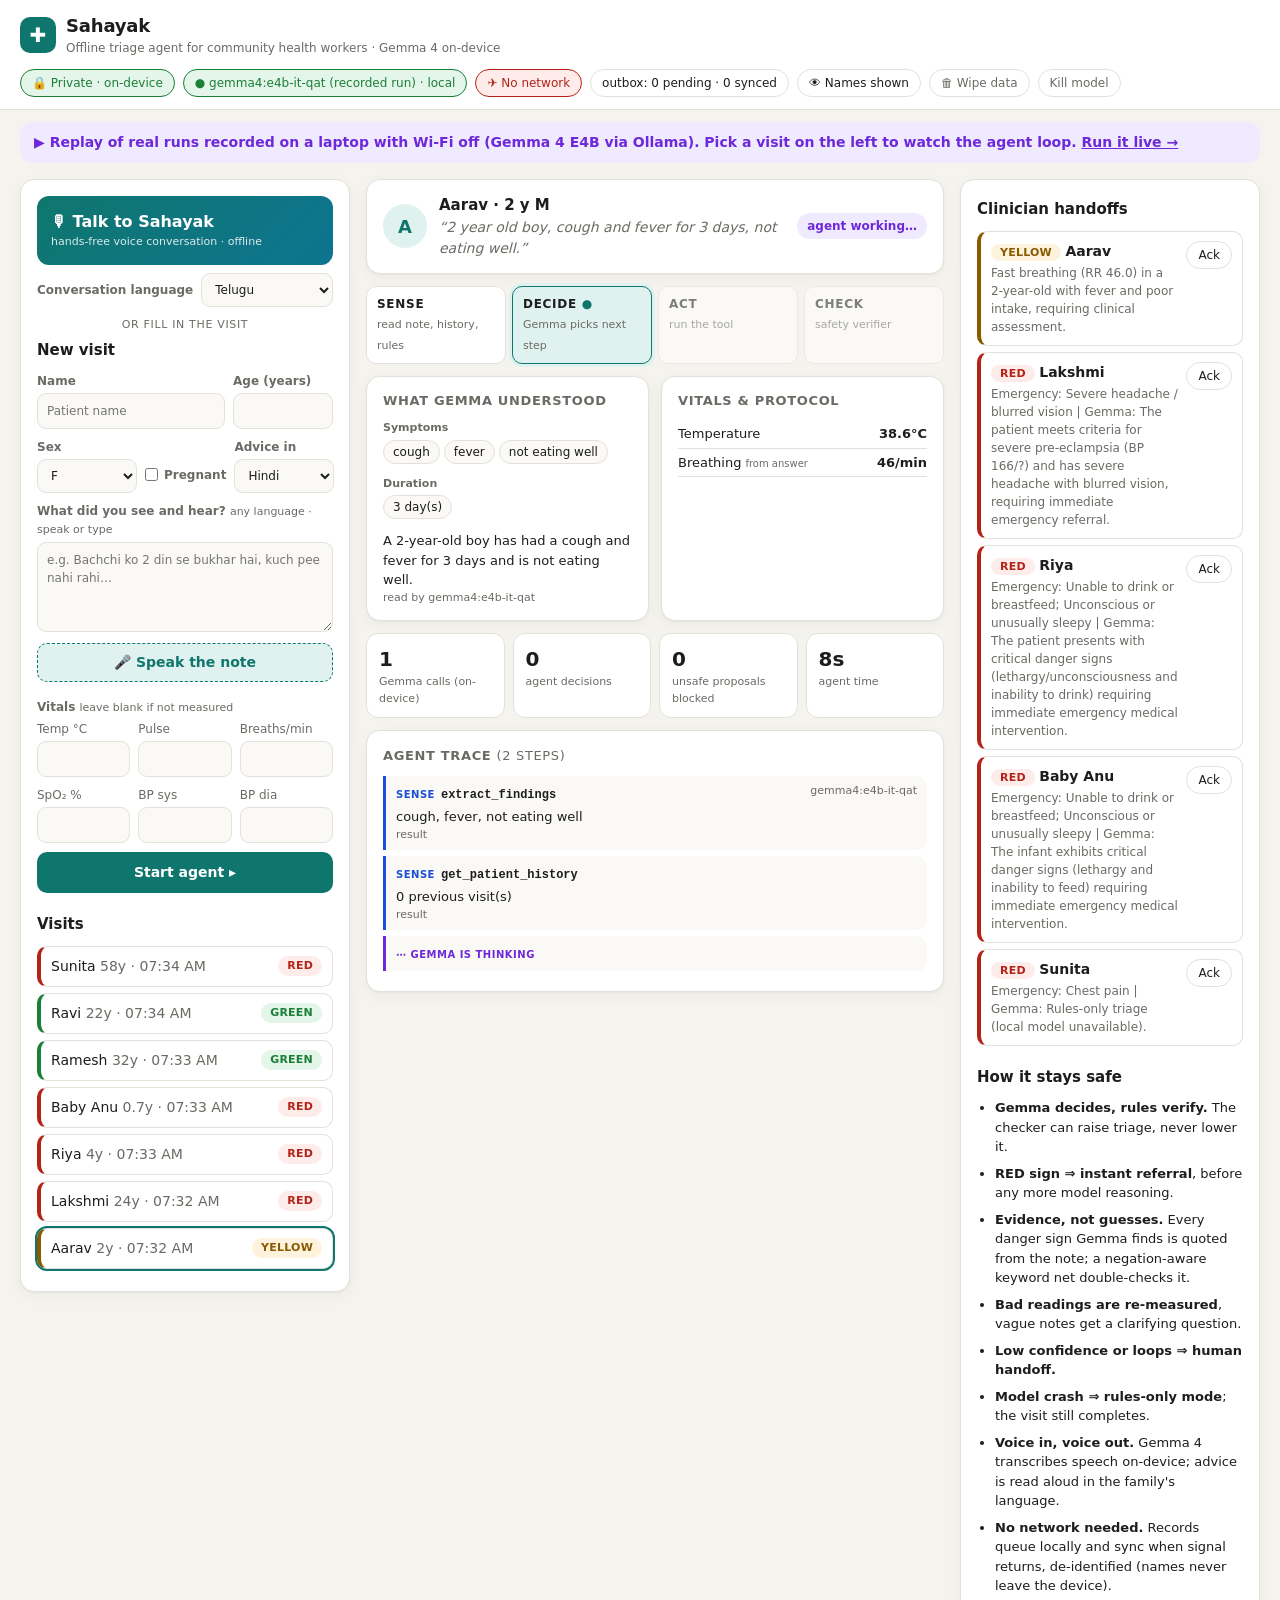
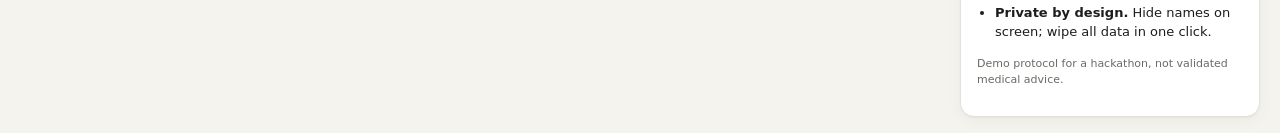
<file: docs/index.html>
<!doctype html>
<!--
  Sahayak UI: one page for the health worker.
  Left: start a visit (demo presets, voice or typed note, vitals) and the visit list.
  Middle: the selected visit: live loop phase tracker, the agent's question,
  the triage result with local-language advice, what Gemma understood
  (findings, evidence, vitals), visit stats and the full step-by-step trace.
  Right: the clinician handoff queue and the safety design.
  No external assets: everything works fully offline.
-->
<html lang="en">
<head>
<meta charset="utf-8">
<meta name="viewport" content="width=device-width, initial-scale=1">
<title>Sahayak · Offline Triage Agent</title>
<link rel="stylesheet" href="style.css">
</head>
<body>
<header>
  <div class="brand">
    <span class="logo">✚</span>
    <div><div class="name">Sahayak</div><div class="tag">Offline triage agent for community health workers · Gemma 4 on-device</div></div>
  </div>
  <div class="pills">
    <span class="pill ok" title="The agent, the model and all patient data stay on this device">🔒 Private · on-device</span>
    <span id="modelPill" class="pill">model …</span>
    <button id="netBtn" class="pill toggle" title="Simulate connectivity">Offline</button>
    <span id="syncPill" class="pill">outbox …</span>
    <button id="privacyBtn" class="pill toggle" title="Show only initials on screen">👁 Names shown</button>
    <button id="wipeBtn" class="pill toggle ghost" title="Permanently delete all patient data on this device">🗑 Wipe data</button>
    <button id="modelBtn" class="pill toggle ghost" title="Simulate the local model crashing">Kill model</button>
  </div>
</header>

<main>
  <section class="col left">
    <button id="convoBtn" class="talk">🎙 Talk to Sahayak<small>hands-free voice conversation · offline</small></button>
    <label class="convo-pick">Conversation language
      <select id="convoLang"><option>Telugu</option><option>Hindi</option><option>English</option></select></label>
    <div class="or">or fill in the visit</div>
    <h2>New visit</h2>
    <form id="visitForm">
      <div class="row">
        <label>Name<input name="name" required placeholder="Patient name"></label>
        <label class="sm">Age (years)<input name="age_years" type="number" step="0.01" min="0" required></label>
      </div>
      <div class="row">
        <label class="sm">Sex<select name="sex"><option value="F">F</option><option value="M">M</option><option value="O">Other</option></select></label>
        <label class="chk"><input type="checkbox" name="pregnant"> Pregnant</label>
        <label class="sm">Advice in<select name="language"><option>Hindi</option><option>Telugu</option><option>English</option></select></label>
      </div>
      <label>What did you see and hear? <span class="hint">any language · speak or type</span>
        <textarea name="note" rows="4" required placeholder="e.g. Bachchi ko 2 din se bukhar hai, kuch pee nahi rahi…"></textarea></label>
      <button type="button" id="noteMic" class="mic">🎤 Speak the note</button>
      <div class="vlabel">Vitals <span class="hint">leave blank if not measured</span></div>
      <div class="vitals">
        <label>Temp °C<input name="temp_c" type="number" step="0.1"></label>
        <label>Pulse<input name="hr" type="number"></label>
        <label>Breaths/min<input name="rr" type="number"></label>
        <label>SpO₂ %<input name="spo2" type="number"></label>
        <label>BP sys<input name="sbp" type="number"></label>
        <label>BP dia<input name="dbp" type="number"></label>
      </div>
      <input type="hidden" name="patient_id">
      <button type="submit" class="primary">Start agent ▸</button>
    </form>
    <h2 class="mt">Visits</h2>
    <ul id="visits" class="list"></ul>
  </section>

  <section class="col mid">
    <div id="empty" class="empty">
      <div class="empty-icon">✚</div>
      <div class="empty-title">Start a visit</div>
      <div>Gemma 4 reads the note, the protocol checks it, and the agent asks, advises or hands off. All on this device, even with no network.</div>
    </div>
    <div id="detail" hidden>
      <div class="patient">
        <div class="avatar" id="dAvatar"></div>
        <div class="pinfo"><h2 id="dTitle"></h2><div id="dSub" class="note"></div></div>
        <span id="dStatus" class="status"></span>
      </div>

      <ol id="phases" class="phases">
        <li data-p="sense"><b>Sense</b><span>read note, history, rules</span></li>
        <li data-p="decide"><b>Decide</b><span>Gemma picks next step</span></li>
        <li data-p="act"><b>Act</b><span>run the tool</span></li>
        <li data-p="check"><b>Check</b><span>safety verifier</span></li>
      </ol>

      <div id="question" class="question" hidden>
        <div class="qlabel">🙋 The agent needs your input</div>
        <div id="qText"></div>
        <form id="answerForm"><input name="answer" autocomplete="off" required placeholder="Type or speak the answer…"><button type="button" id="answerMic" class="mic">🎤</button><button class="primary">Send</button></form>
      </div>

      <div id="plan" class="plan" hidden></div>

      <div class="grid2">
        <div class="card">
          <h3>What Gemma understood</h3>
          <div id="findings" class="findings"><span class="muted">Reading the note…</span></div>
        </div>
        <div class="card">
          <h3>Vitals & protocol</h3>
          <div id="vitals"></div>
        </div>
      </div>

      <div id="stats" class="stats"></div>

      <details id="traceBox" class="card tracebox" open>
        <summary><h3>Agent trace <span class="muted" id="traceCount"></span></h3></summary>
        <ol id="trace" class="trace"></ol>
      </details>
    </div>
  </section>

  <section class="col right">
    <h2>Clinician handoffs</h2>
    <ul id="handoffs" class="list handoffs"></ul>
    <h2 class="mt">How it stays safe</h2>
    <ul class="notes">
      <li><b>Gemma decides, rules verify.</b> The checker can raise triage, never lower it.</li>
      <li><b>RED sign ⇒ instant referral</b>, before any more model reasoning.</li>
      <li><b>Evidence, not guesses.</b> Every danger sign Gemma finds is quoted from the note; a negation-aware keyword net double-checks it.</li>
      <li><b>Bad readings are re-measured</b>, vague notes get a clarifying question.</li>
      <li><b>Low confidence or loops ⇒ human handoff.</b></li>
      <li><b>Model crash ⇒ rules-only mode</b>; the visit still completes.</li>
      <li><b>Voice in, voice out.</b> Gemma 4 transcribes speech on-device; advice is read aloud in the family's language.</li>
      <li><b>No network needed.</b> Records queue locally and sync when signal returns, de-identified (names never leave the device).</li>
      <li><b>Private by design.</b> Hide names on screen; wipe all data in one click.</li>
    </ul>
    <p class="disclaimer">Demo protocol for a hackathon, not validated medical advice.</p>
  </section>
</main>
<div id="convo" class="convo" hidden>
  <div class="convo-head">
    <div class="orb idle" id="convoOrb"></div>
    <div class="convo-title"><b>Talk to Sahayak</b><div id="convoState" class="hint">Starting…</div></div>
    <span id="convoLangBadge" class="badge"></span>
    <button id="convoEnd" class="pill toggle">End</button>
  </div>
  <div id="convoLog" class="convo-log"></div>
</div>
<script src="voice.js"></script>
<script>window.SAHAYAK_REPLAY = "demo-data.json";</script>
<script src="app.js"></script>
<script src="conversation.js"></script>
</body>
</html>
</file>
<file: docs/style.css>
/* Sahayak UI styles: light/dark tokens, three-column layout, phase tracker, triage card, trace timeline. */
:root {
  --bg: #f4f3ee; --panel: #ffffff; --panel-2: #faf9f5; --ink: #1d1d1b; --muted: #6b6a64; --line: #e3e1da;
  --accent: #0f766e; --accent-soft: #e0f2ef; --accent-ink: #fff;
  --red: #b42318; --red-bg: #fdecea; --yellow: #8a5a00; --yellow-bg: #fdf3dc;
  --green: #1a7f37; --green-bg: #e4f5e9; --blue: #1d4ed8; --blue-bg: #e7eeff;
  --violet: #6d28d9; --violet-bg: #f0eaff;
  --shadow: 0 1px 2px rgba(0,0,0,.04), 0 4px 16px rgba(0,0,0,.04);
  --radius: 14px;
}
@media (prefers-color-scheme: dark) {
  :root {
    --bg: #121211; --panel: #1c1c1a; --panel-2: #232320; --ink: #ecebe6; --muted: #9a998f; --line: #33322e;
    --accent: #2dd4bf; --accent-soft: #11302c; --accent-ink: #062b27;
    --red: #ff8a80; --red-bg: #3a1714; --yellow: #f5c451; --yellow-bg: #362a0d;
    --green: #6ee7a0; --green-bg: #11301c; --blue: #93b4ff; --blue-bg: #17234a;
    --violet: #c4b5fd; --violet-bg: #291d47;
    --shadow: none;
  }
}
* { box-sizing: border-box; }
body { margin: 0; background: var(--bg); color: var(--ink); font: 14px/1.5 system-ui, -apple-system, "Segoe UI", "Noto Sans", sans-serif; }
[hidden] { display: none !important; }

/* Header */
header { display: flex; justify-content: space-between; align-items: center; gap: 12px; flex-wrap: wrap;
  padding: 12px 20px; border-bottom: 1px solid var(--line); background: var(--panel); position: sticky; top: 0; z-index: 5; }
.brand { display: flex; gap: 10px; align-items: center; }
.logo { display: grid; place-items: center; width: 36px; height: 36px; border-radius: 10px; background: var(--accent); color: var(--accent-ink); font-size: 20px; font-weight: 800; }
.brand .name { font-weight: 800; font-size: 18px; letter-spacing: -.01em; }
.brand .tag { color: var(--muted); font-size: 12px; }
.pills { display: flex; gap: 8px; flex-wrap: wrap; align-items: center; }
.pill { border: 1px solid var(--line); border-radius: 999px; padding: 4px 11px; font-size: 12px; background: var(--panel); color: var(--ink); white-space: nowrap; }
.pill.ok { border-color: var(--green); color: var(--green); background: var(--green-bg); }
.pill.bad { border-color: var(--red); color: var(--red); background: var(--red-bg); }
.pill.ghost { color: var(--muted); }
button.toggle { cursor: pointer; font: inherit; font-size: 12px; }
button.toggle:hover { border-color: var(--accent); }

/* Layout */
main { display: grid; grid-template-columns: 330px minmax(0, 1fr) 300px; gap: 16px; padding: 16px 20px; align-items: start; }
@media (max-width: 1150px) { main { grid-template-columns: 1fr; padding: 12px 16px; } }
.col { background: var(--panel); border: 1px solid var(--line); border-radius: var(--radius); padding: 16px; min-width: 0; box-shadow: var(--shadow); }
.col.mid { background: transparent; border: 0; padding: 0; box-shadow: none; }
h2 { font-size: 15px; margin: 2px 0 10px; }
h2.mt { margin-top: 20px; }
h3 { font-size: 13px; margin: 0 0 10px; text-transform: uppercase; letter-spacing: .05em; color: var(--muted); }
.muted { color: var(--muted); font-weight: 400; }
.hint { color: var(--muted); font-weight: 400; font-size: 11px; }

/* Form */
label { display: block; font-size: 12px; color: var(--muted); margin-bottom: 9px; font-weight: 600; }
input, select, textarea { width: 100%; margin-top: 3px; padding: 8px 9px; border: 1px solid var(--line); border-radius: 9px;
  background: var(--panel-2); color: var(--ink); font: inherit; font-weight: 400; }
input:focus, select:focus, textarea:focus { outline: 2px solid var(--accent); outline-offset: -1px; }
textarea { resize: vertical; }
.row { display: flex; gap: 8px; align-items: end; }
.row > label { flex: 1; }
.row > .sm { flex: 0 0 100px; }
.chk { display: flex; gap: 6px; align-items: center; flex: 0 0 auto !important; padding-bottom: 9px; }
.chk input { width: auto; margin: 0; }
.vlabel { font-size: 12px; color: var(--muted); font-weight: 600; margin: 4px 0 4px; }
.vitals { display: grid; grid-template-columns: repeat(3, 1fr); gap: 0 8px; }
.vitals label { font-weight: 500; }
button.primary { width: 100%; background: var(--accent); color: var(--accent-ink); border: 0; border-radius: 10px; padding: 10px 14px; font: inherit; font-weight: 700; cursor: pointer; }
button.primary:hover { filter: brightness(1.05); }
.presets { display: grid; grid-template-columns: 1fr 1fr; gap: 6px; margin-bottom: 14px; }
.presets button { text-align: left; font: inherit; font-size: 12px; border: 1px solid var(--line); background: var(--panel-2); color: var(--ink);
  border-radius: 10px; padding: 7px 9px; cursor: pointer; line-height: 1.3; }
.presets button small { display: block; color: var(--muted); font-size: 11px; }
.presets button:hover { border-color: var(--accent); background: var(--accent-soft); }
button.mic { width: 100%; margin: -3px 0 12px; padding: 8px; border-radius: 10px; border: 1px dashed var(--accent); background: var(--accent-soft); color: var(--accent); font: inherit; font-weight: 700; cursor: pointer; }
.question button.mic { width: auto; margin: 0; padding: 8px 12px; }
button.mic.rec { background: var(--red-bg); color: var(--red); border: 1px solid var(--red); animation: pulse 1.2s infinite; }
button.mic.busy { opacity: .75; cursor: wait; }

/* Lists */
.list { list-style: none; padding: 0; margin: 0; }
.list li { padding: 9px 10px; border: 1px solid var(--line); border-left-width: 4px; border-radius: 10px; margin-bottom: 6px; cursor: pointer;
  display: flex; justify-content: space-between; gap: 8px; align-items: center; background: var(--panel); }
.list li.active { outline: 2px solid var(--accent); }
.list li.t-RED { border-left-color: var(--red); } .list li.t-YELLOW { border-left-color: var(--yellow); } .list li.t-GREEN { border-left-color: var(--green); }
.handoffs li { cursor: default; align-items: start; }
.handoffs .reason { font-size: 12px; color: var(--muted); margin-top: 2px; }
.badge { font-size: 11px; font-weight: 800; padding: 2px 9px; border-radius: 999px; white-space: nowrap; background: var(--panel-2); color: var(--muted); letter-spacing: .02em; }
.RED { background: var(--red-bg); color: var(--red); }
.YELLOW { background: var(--yellow-bg); color: var(--yellow); }
.GREEN { background: var(--green-bg); color: var(--green); }

/* Empty */
.empty { background: var(--panel); border: 1px dashed var(--line); border-radius: var(--radius); color: var(--muted); padding: 70px 30px; text-align: center; }
.empty-icon { font-size: 40px; color: var(--accent); }
.empty-title { font-size: 17px; font-weight: 700; color: var(--ink); margin: 6px 0; }

/* Patient header */
.patient { display: flex; gap: 12px; align-items: center; background: var(--panel); border: 1px solid var(--line); border-radius: var(--radius); padding: 14px 16px; box-shadow: var(--shadow); }
.avatar { flex: 0 0 44px; height: 44px; border-radius: 50%; display: grid; place-items: center; background: var(--accent-soft); color: var(--accent); font-weight: 800; font-size: 18px; }
.pinfo { flex: 1; min-width: 0; }
.pinfo h2 { margin: 0; }
.pinfo .note { color: var(--muted); font-style: italic; overflow-wrap: anywhere; }
.status { font-size: 12px; font-weight: 700; padding: 4px 10px; border-radius: 999px; background: var(--panel-2); white-space: nowrap; }
.status.running { background: var(--violet-bg); color: var(--violet); }
.status.needs_input { background: var(--blue-bg); color: var(--blue); }
.status.handoff { background: var(--red-bg); color: var(--red); }
.status.done { background: var(--green-bg); color: var(--green); }

/* Phase tracker */
.phases { list-style: none; display: grid; grid-template-columns: repeat(4, 1fr); gap: 6px; padding: 0; margin: 12px 0; }
.phases li { position: relative; padding: 8px 10px; border-radius: 10px; background: var(--panel); border: 1px solid var(--line); opacity: .55; transition: all .25s; }
.phases li b { display: block; font-size: 12px; text-transform: uppercase; letter-spacing: .06em; }
.phases li span { font-size: 11px; color: var(--muted); }
.phases li.done { opacity: 1; }
.phases li.now { opacity: 1; border-color: var(--accent); background: var(--accent-soft); box-shadow: 0 0 0 3px var(--accent-soft); }
.phases li.now b::after { content: " ●"; color: var(--accent); animation: pulse 1s infinite; }
@media (max-width: 600px) { .phases li span { display: none; } }

/* Question */
.question { margin: 12px 0; padding: 14px; border: 2px solid var(--blue); background: var(--blue-bg); border-radius: var(--radius); }
.qlabel { font-size: 11px; font-weight: 800; text-transform: uppercase; color: var(--blue); margin-bottom: 4px; letter-spacing: .04em; }
#qText { font-weight: 700; font-size: 15px; margin-bottom: 10px; }
.question form { display: flex; gap: 8px; }
.question form input { margin: 0; }
.question form button.primary { width: auto; }

/* Triage card */
.plan { margin: 12px 0; padding: 16px 18px; border-radius: var(--radius); border: 2px solid var(--line); background: var(--panel); box-shadow: var(--shadow); }
.plan.RED { border-color: var(--red); } .plan.YELLOW { border-color: var(--yellow); } .plan.GREEN { border-color: var(--green); }
.plan .top { display: flex; align-items: center; gap: 12px; flex-wrap: wrap; }
.plan .level { font-size: 22px; font-weight: 900; padding: 4px 14px; border-radius: 10px; letter-spacing: .02em; }
.plan .what { font-weight: 700; font-size: 15px; }
.plan .why { color: var(--muted); margin: 8px 0 4px; }
.plan ol { margin: 8px 0; padding-left: 20px; }
.plan ol li { margin-bottom: 3px; }
.plan .local { margin-top: 10px; padding: 10px 12px; background: var(--panel-2); border-radius: 10px; font-size: 15px; line-height: 1.6; }
.plan .local .lhead { display: flex; justify-content: space-between; align-items: center; font-size: 11px; font-weight: 800; text-transform: uppercase; color: var(--muted); margin-bottom: 4px; }
.plan .meta { display: flex; gap: 14px; flex-wrap: wrap; font-size: 12px; color: var(--muted); margin-top: 10px; }

/* Findings & vitals */
.grid2 { display: grid; grid-template-columns: 1fr 1fr; gap: 12px; margin: 12px 0; }
@media (max-width: 800px) { .grid2 { grid-template-columns: 1fr; } }
.card { background: var(--panel); border: 1px solid var(--line); border-radius: var(--radius); padding: 14px 16px; box-shadow: var(--shadow); min-width: 0; }
.findings .grp { margin-bottom: 8px; }
.findings .lbl { font-size: 11px; color: var(--muted); font-weight: 700; margin-bottom: 3px; }
.chip { display: inline-block; font-size: 12px; padding: 2px 9px; border-radius: 999px; margin: 0 4px 4px 0; background: var(--panel-2); border: 1px solid var(--line); }
.chip.danger { background: var(--red-bg); color: var(--red); border-color: transparent; font-weight: 700; }
.chip.unclear { background: var(--yellow-bg); color: var(--yellow); border-color: transparent; }
.chip.neg { text-decoration: line-through; color: var(--muted); }
.evidence { font-size: 12px; color: var(--muted); margin: 2px 0 0; padding-left: 10px; border-left: 2px solid var(--red); }
.summary { font-size: 13px; margin-top: 6px; }
.vt { width: 100%; border-collapse: collapse; font-size: 13px; }
.vt td { padding: 4px 0; border-bottom: 1px solid var(--line); }
.vt td:last-child { text-align: right; font-weight: 700; font-variant-numeric: tabular-nums; }
.vt tr.f-RED td:last-child { color: var(--red); } .vt tr.f-YELLOW td:last-child { color: var(--yellow); }
.vt .src { font-size: 10px; color: var(--muted); font-weight: 400; margin-left: 4px; }
.flags { margin-top: 8px; font-size: 12px; }
.flags div { padding: 3px 0; }

/* Stats */
.stats { display: grid; grid-template-columns: repeat(4, 1fr); gap: 8px; margin-bottom: 12px; }
.stat { background: var(--panel); border: 1px solid var(--line); border-radius: 12px; padding: 10px 12px; }
.stat .v { font-size: 20px; font-weight: 800; font-variant-numeric: tabular-nums; }
.stat .k { font-size: 11px; color: var(--muted); }
@media (max-width: 600px) { .stats { grid-template-columns: 1fr 1fr; } }

/* Trace */
.tracebox summary { list-style: none; cursor: pointer; }
.tracebox summary h3 { display: inline; }
.trace { list-style: none; padding: 0; margin: 10px 0 0; }
.trace li { border-left: 3px solid var(--line); padding: 7px 10px; margin-bottom: 6px; background: var(--panel-2); border-radius: 0 10px 10px 0; }
.trace li.new { animation: fadein .35s ease-out; }
.trace .ph { font-size: 10px; font-weight: 800; text-transform: uppercase; letter-spacing: .05em; margin-right: 6px; }
.trace .decide { border-color: var(--violet); } .trace .decide .ph { color: var(--violet); }
.trace .act { border-color: var(--accent); } .trace .act .ph { color: var(--accent); }
.trace .check { border-color: var(--yellow); } .trace .check .ph { color: var(--yellow); }
.trace .check.bad { border-color: var(--red); background: var(--red-bg); } .trace .check.bad .ph { color: var(--red); }
.trace .sense { border-color: var(--blue); } .trace .sense .ph { color: var(--blue); }
.trace .recover { border-color: var(--red); background: var(--red-bg); } .trace .recover .ph { color: var(--red); }
.trace .tool { font-family: ui-monospace, Menlo, monospace; font-size: 12px; font-weight: 700; }
.trace .model { float: right; font-size: 11px; color: var(--muted); }
.trace .body { margin-top: 3px; font-size: 13px; overflow-wrap: anywhere; }
.trace details summary { cursor: pointer; font-size: 11px; color: var(--muted); }
.trace pre { white-space: pre-wrap; font-size: 11px; margin: 4px 0 0; max-height: 220px; overflow: auto; }

/* Right column */
.notes { padding-left: 18px; margin: 0; font-size: 13px; }
.notes li { margin-bottom: 7px; }
.disclaimer { font-size: 11px; color: var(--muted); margin-top: 14px; }
.replay-banner { margin: 12px 20px 0; padding: 10px 14px; border-radius: 12px; background: var(--violet-bg); color: var(--violet); font-weight: 600; }
.replay-banner a { color: inherit; }
.spin::after { content: " ⋯"; animation: pulse 1s infinite; }
.speak { margin-left: 8px; }
@keyframes pulse { 50% { opacity: .35; } }
@keyframes fadein { from { opacity: 0; transform: translateY(-3px); } }
.plan.pending { border-style: dashed; }
button:disabled { opacity: .6; cursor: wait; }

/* Talk to Sahayak */
button.talk { width: 100%; padding: 14px; border: 0; border-radius: 12px; cursor: pointer; font: inherit; font-size: 16px; font-weight: 800;
  background: linear-gradient(135deg, var(--accent), #0e7490); color: #fff; text-align: left; }
button.talk small { display: block; font-size: 11px; font-weight: 500; opacity: .85; }
button.talk:hover { filter: brightness(1.08); }
.or { text-align: center; color: var(--muted); font-size: 11px; margin: 10px 0 6px; text-transform: uppercase; letter-spacing: .06em; }
.convo { position: fixed; right: 20px; bottom: 20px; width: min(440px, calc(100vw - 32px)); max-height: 70vh; display: flex; flex-direction: column;
  background: var(--panel); border: 1px solid var(--line); border-radius: 16px; box-shadow: 0 12px 40px rgba(0,0,0,.35); z-index: 20; overflow: hidden; }
.convo-head { display: flex; align-items: center; gap: 10px; padding: 12px 14px; border-bottom: 1px solid var(--line); flex-wrap: wrap; }
.convo-title { flex: 1; min-width: 140px; }
.convo-lang { margin: 0; font-size: 11px; }
.convo-lang select { padding: 4px 6px; margin-top: 2px; }
.convo-log { overflow-y: auto; padding: 12px 14px; display: flex; flex-direction: column; gap: 8px; min-height: 160px; }
.msg { max-width: 88%; padding: 8px 11px; border-radius: 12px; font-size: 14px; line-height: 1.45; }
.msg.agent { align-self: flex-start; background: var(--accent-soft); color: var(--ink); border-bottom-left-radius: 4px; }
.msg.you { align-self: flex-end; background: var(--blue-bg); color: var(--ink); border-bottom-right-radius: 4px; }
.msg.form { align-self: stretch; max-width: 100%; background: var(--panel-2); color: var(--muted); font-size: 12px; border: 1px dashed var(--line); }
.msg.err { background: var(--red-bg); color: var(--red); }
.orb { width: 34px; height: 34px; border-radius: 50%; background: var(--line); flex: 0 0 34px; transition: all .2s; }
.orb.speaking { background: var(--accent); animation: pulse 0.9s infinite; }
.orb.listening { background: var(--red); box-shadow: 0 0 0 6px var(--red-bg); animation: pulse 1.2s infinite; }
.orb.transcribing, .orb.thinking { background: var(--violet); animation: pulse 1.5s infinite; }
.convo-pick { margin: 8px 0 0; display: flex; align-items: center; gap: 8px; }
.convo-pick select { width: auto; flex: 1; margin: 0; }
</file>
